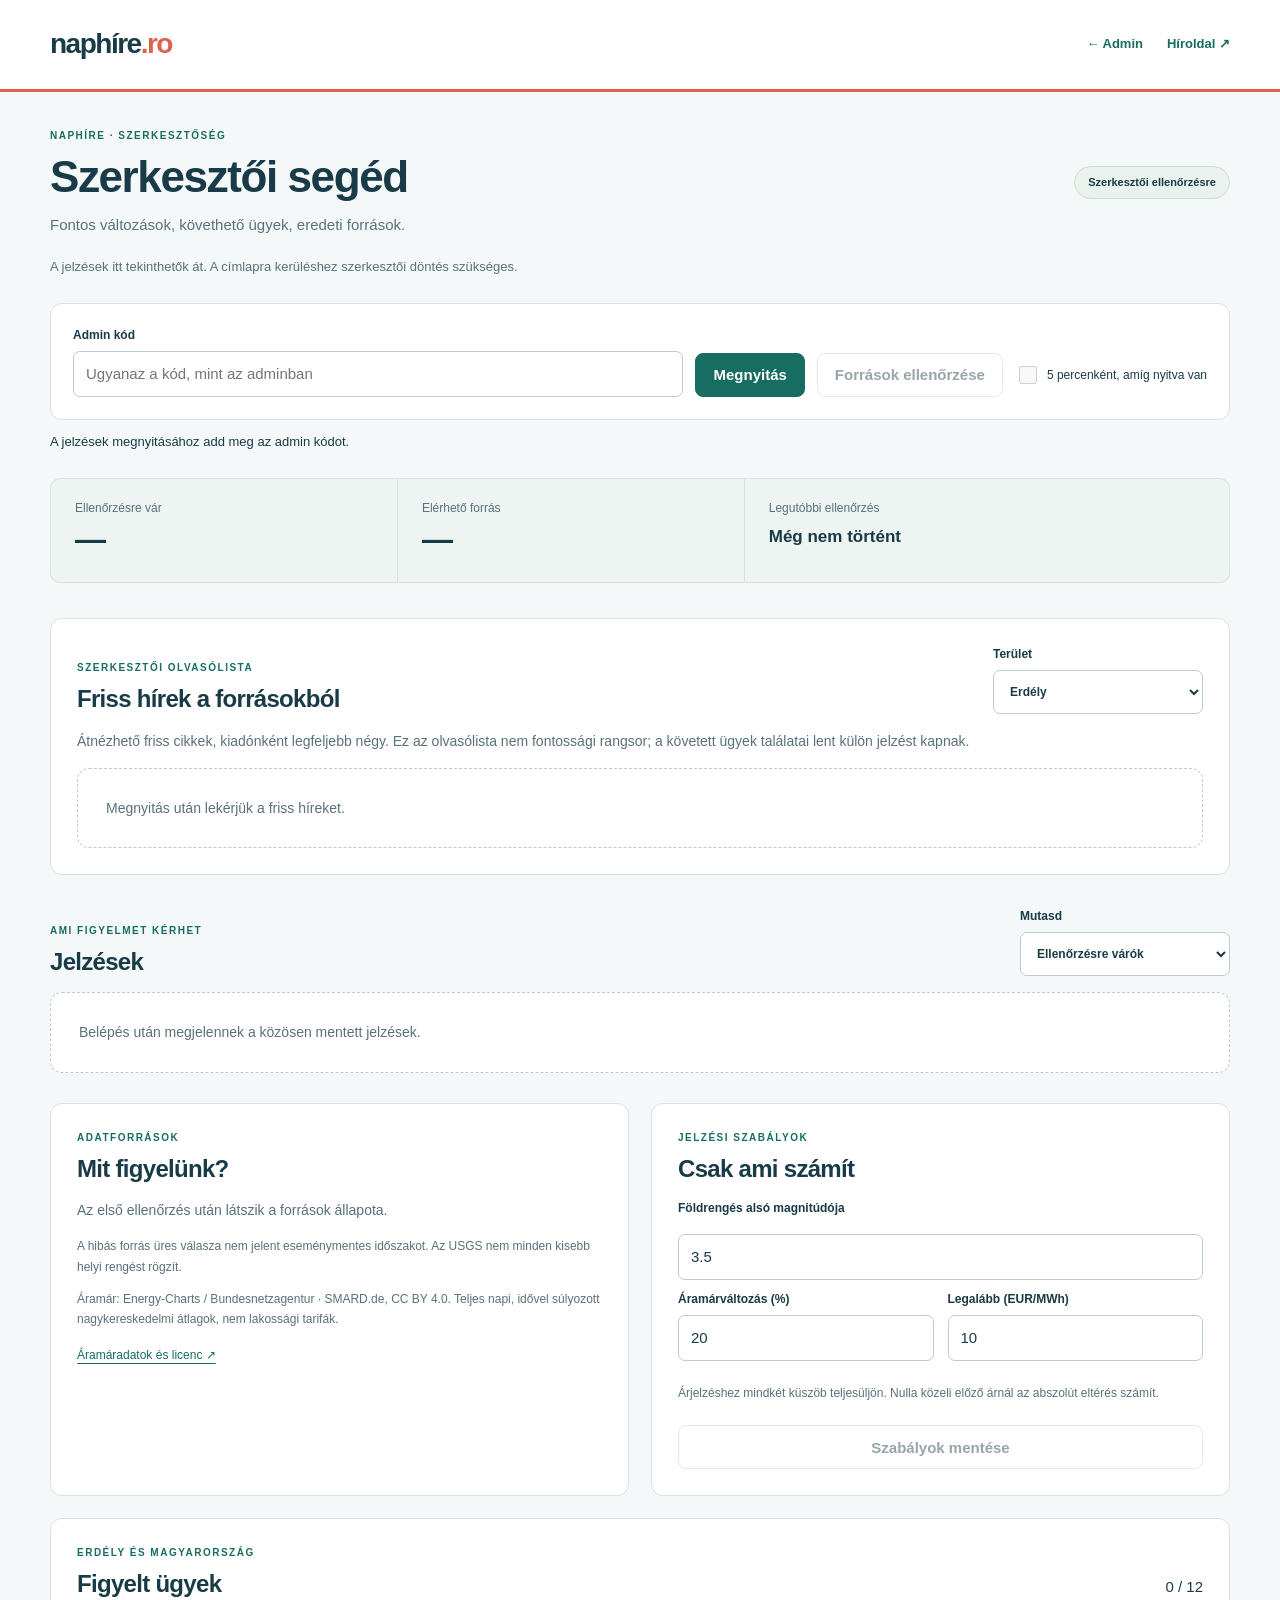
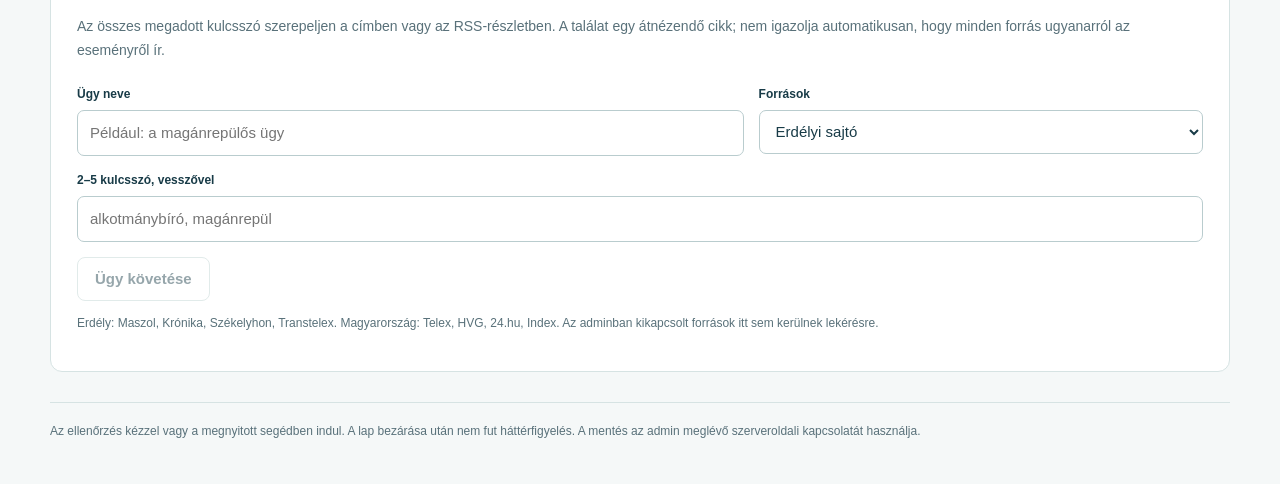
<file: szerkesztoi-seged.html>
<!doctype html>
<html lang="hu">
<head>
  <meta charset="utf-8"><meta name="viewport" content="width=device-width,initial-scale=1">
  <meta name="robots" content="noindex,nofollow"><title>NapHíre · Szerkesztői segéd</title>
  <link rel="stylesheet" href="editor-assistant.css?v=2">
  <script src="editor-assistant.js?v=2" defer></script>
</head>
<body>
  <header class="masthead"><a class="brand" href="klasszikus">naphíre<span>.ro</span></a><nav aria-label="Szerkesztői navigáció"><a href="admin.html">← Admin</a><a href="klasszikus">Híroldal ↗</a></nav></header>
  <main>
    <section class="intro"><div><p class="eyebrow">NAPHÍRE · SZERKESZTŐSÉG</p><h1>Szerkesztői segéd</h1><p>Fontos változások, követhető ügyek, eredeti források.</p></div><span class="editor-only">Szerkesztői ellenőrzésre</span></section>
    <p class="scope">A jelzések itt tekinthetők át. A címlapra kerüléshez szerkesztői döntés szükséges.</p>
    <section class="connection" aria-label="Belépés és ellenőrzés">
      <div><label for="assistant-token">Admin kód</label><input id="assistant-token" type="password" autocomplete="current-password" placeholder="Ugyanaz a kód, mint az adminban"></div>
      <button id="connect" class="primary">Megnyitás</button><button id="scan" disabled>Források ellenőrzése</button>
      <label class="auto"><input id="auto" type="checkbox" disabled> 5 percenként, amíg nyitva van</label>
    </section>
    <p id="status" class="status" role="status" aria-live="polite">A jelzések megnyitásához add meg az admin kódot.</p>
    <p id="fixture-note" class="fixture-note" hidden>ELLENŐRZÉSI ELŐNÉZET · Minden esemény és hír tesztadat.</p>
    <section class="overview" aria-label="Áttekintés"><div><span>Ellenőrzésre vár</span><strong id="count-open">—</strong></div><div><span>Elérhető forrás</span><strong id="count-sources">—</strong></div><div><span>Legutóbbi ellenőrzés</span><strong id="checked-at" class="time">Még nem történt</strong></div></section>
    <section id="energy-overview" class="panel energy-overview" hidden aria-label="Aktuális magyar áramár"></section>
    <section class="panel inbox"><div class="section-head"><div><p class="eyebrow">SZERKESZTŐI OLVASÓLISTA</p><h2>Friss hírek a forrásokból</h2></div><label class="filter-label" for="inbox-region">Terület<select id="inbox-region"><option value="erdely">Erdély</option><option value="magyar">Magyarország</option><option value="mind">Mindkettő</option></select></label></div><p class="muted">Átnézhető friss cikkek, kiadónként legfeljebb négy. Ez az olvasólista nem fontossági rangsor; a követett ügyek találatai lent külön jelzést kapnak.</p><div id="digest" class="digest"><p class="empty">Megnyitás után lekérjük a friss híreket.</p></div></section>
    <section class="feed-section"><div class="section-head"><div><p class="eyebrow">AMI FIGYELMET KÉRHET</p><h2>Jelzések</h2></div><label class="filter-label" for="filter">Mutasd<select id="filter"><option value="open">Ellenőrzésre várók</option><option value="all">Összes jelzés</option><option value="quake">Földrengések</option><option value="energy">Áramár</option><option value="news">Figyelt ügyek</option></select></label></div><div id="signals" class="signals"><p class="empty">Belépés után megjelennek a közösen mentett jelzések.</p></div></section>
    <div class="settings-grid">
      <section class="panel"><p class="eyebrow">ADATFORRÁSOK</p><h2>Mit figyelünk?</h2><div id="source-health"><p class="muted">Az első ellenőrzés után látszik a források állapota.</p></div><p class="fine-print">A hibás forrás üres válasza nem jelent eseménymentes időszakot. Az USGS nem minden kisebb helyi rengést rögzít.</p><p class="fine-print">Áramár: Energy-Charts / Bundesnetzagentur · SMARD.de, CC BY 4.0. Teljes napi, idővel súlyozott nagykereskedelmi átlagok, nem lakossági tarifák.</p><a href="https://api.energy-charts.info/" target="_blank" rel="noopener noreferrer">Áramáradatok és licenc ↗</a></section>
      <section class="panel"><p class="eyebrow">JELZÉSI SZABÁLYOK</p><h2>Csak ami számít</h2><form id="rules-form"><label for="magnitude">Földrengés alsó magnitúdója</label><input id="magnitude" type="number" min="2" max="8" step="0.1" value="3.5" required><div class="row"><div><label for="price-percent">Áramárváltozás (%)</label><input id="price-percent" type="number" min="5" max="200" value="20" required></div><div><label for="price-absolute">Legalább (EUR/MWh)</label><input id="price-absolute" type="number" min="1" max="500" value="10" required></div></div><p class="fine-print">Árjelzéshez mindkét küszöb teljesüljön. Nulla közeli előző árnál az abszolút eltérés számít.</p><button type="submit" id="save-rules" disabled>Szabályok mentése</button></form></section>
    </div>
    <section class="panel watched"><div class="section-head"><div><p class="eyebrow">ERDÉLY ÉS MAGYARORSZÁG</p><h2>Figyelt ügyek</h2></div><span id="watch-count">0 / 12</span></div><p class="muted">Az összes megadott kulcsszó szerepeljen a címben vagy az RSS-részletben. A találat egy átnézendő cikk; nem igazolja automatikusan, hogy minden forrás ugyanarról az eseményről ír.</p><div id="watches"></div><form id="watch-form" class="watch-form"><div><label for="watch-label">Ügy neve</label><input id="watch-label" maxlength="100" required placeholder="Például: a magánrepülős ügy"></div><div><label for="watch-region">Források</label><select id="watch-region"><option value="erdely">Erdélyi sajtó</option><option value="magyar">Magyarországi sajtó</option><option value="mind">Mindkettő</option></select></div><div class="keywords"><label for="watch-keywords">2–5 kulcsszó, vesszővel</label><input id="watch-keywords" required placeholder="alkotmánybíró, magánrepül"></div><button type="submit" id="add-watch" disabled>Ügy követése</button></form><p class="fine-print">Erdély: Maszol, Krónika, Székelyhon, Transtelex. Magyarország: Telex, HVG, 24.hu, Index. Az adminban kikapcsolt források itt sem kerülnek lekérésre.</p></section>
    <footer>Az ellenőrzés kézzel vagy a megnyitott segédben indul. A lap bezárása után nem fut háttérfigyelés. A mentés az admin meglévő szerveroldali kapcsolatát használja.</footer>
  </main>
</body>
</html>
</file>
<file: editor-assistant.css>
:root{--ink:#183b47;--muted:#59717a;--line:#d6e3e3;--green:#176d61;--coral:#dc624e;--cream:#f5f2eb;font-family:Inter,"Segoe UI",sans-serif;color:var(--ink);background:#f5f8f8;font-size:15px;line-height:1.6}
*{box-sizing:border-box}body{margin:0}a{color:var(--green);text-underline-offset:4px}button,input,select{font:inherit}button{cursor:pointer;border:1px solid #bed3d1;border-radius:8px;padding:11px 17px;background:#fff;color:var(--ink);font-weight:700;line-height:1.3;min-height:44px}button:hover{background:#edf4f2}button:disabled{cursor:default;opacity:.45}.primary{background:var(--green);color:#fff;border-color:var(--green)}.primary:hover{background:#11574e}input,select{width:100%;border:1px solid #b9ccce;border-radius:7px;padding:10px 12px;color:var(--ink);background:#fff;min-height:44px}input[type=checkbox]{width:18px;min-height:18px;accent-color:var(--green)}label{display:block;font-size:12px;font-weight:750;margin-bottom:6px}button:focus-visible,input:focus-visible,select:focus-visible,a:focus-visible{outline:3px solid #e1aa54;outline-offset:3px}
.masthead{display:flex;justify-content:space-between;align-items:center;gap:20px;padding:22px max(24px,calc((100vw - 1180px)/2));background:#fff;border-bottom:3px solid var(--coral)}.brand{font-size:28px;font-weight:900;letter-spacing:-1.5px;text-decoration:none;color:var(--ink)}.brand span{color:var(--coral)}.masthead nav{display:flex;gap:24px;font-size:13px;font-weight:700}.masthead nav a{text-decoration:none}main{max-width:1240px;margin:auto;padding:36px 30px 42px}.intro{display:flex;justify-content:space-between;gap:18px;align-items:center}.eyebrow{color:var(--green);font-size:10px;font-weight:800;letter-spacing:.15em;margin:0 0 9px}h1{font-size:clamp(28px,4vw,44px);line-height:1.1;letter-spacing:-1.4px;margin:0 0 12px}h2{font-size:24px;letter-spacing:-.7px;line-height:1.2;margin:0 0 15px}h3{font-size:23px;line-height:1.3;letter-spacing:-.5px;margin:12px 0}.intro p:not(.eyebrow){margin:0;color:var(--muted)}.editor-only{white-space:nowrap;background:#e9f2ec;border:1px solid #cbded1;border-radius:20px;font-size:11px;font-weight:750;padding:7px 13px}.scope{font-size:13px;color:var(--muted);margin:20px 0 25px}.connection{display:flex;gap:12px;align-items:flex-end;flex-wrap:wrap;padding:22px;background:#fff;border:1px solid var(--line);border-radius:12px}.connection>div{min-width:250px;flex:1}.connection .auto{display:flex;align-items:center;gap:7px;font-size:12px;font-weight:500;margin:0;min-height:44px}.status{font-size:13px;padding:12px 0;margin:0;min-height:46px}.status[data-error=true]{color:#9e382d}.fixture-note{background:#fff1d8;border:1px solid #e4be78;padding:12px;font-weight:800;font-size:12px}
.overview{display:grid;grid-template-columns:1fr 1fr 1.4fr;gap:1px;background:var(--line);border:1px solid var(--line);border-radius:10px;overflow:hidden;margin:12px 0 35px}.overview div{background:#edf4f1;padding:20px 24px}.overview span{display:block;font-size:12px;color:var(--muted)}.overview strong{display:block;font-size:31px;line-height:1.4;letter-spacing:-1px}.overview .time{font-size:17px;letter-spacing:0;padding-top:7px}.section-head{display:flex;align-items:flex-end;justify-content:space-between;gap:20px;margin-bottom:16px}.section-head h2{margin:0}.filter-label{width:210px;font-weight:650;margin:0}.filter-label select{margin-top:6px}.signals{display:grid;gap:15px}.signal{display:grid;grid-template-columns:7px 1fr;border:1px solid var(--line);border-radius:12px;background:#fff;overflow:hidden}.signal .stripe{background:var(--green)}.signal[data-kind=quake] .stripe{background:var(--coral)}.signal[data-kind=energy] .stripe{background:#c99532}.signal-body{padding:24px 28px}.signal-meta{display:flex;gap:9px;align-items:center;flex-wrap:wrap;color:var(--muted);font-size:11px;font-weight:650}.badge{border-radius:5px;padding:4px 7px;font-size:10px;font-weight:800;background:#e6f3ee;color:var(--green)}.badge.baseline{background:#eff2f3;color:#586e75}.badge.updated{background:#fff0d9;color:#925914}.badge.reviewed{background:#e6eee8;color:#487359}.signal-detail{font-size:14px;color:var(--muted);margin:10px 0 15px;overflow-wrap:anywhere}.signal-actions{display:flex;gap:15px;align-items:center;justify-content:space-between;flex-wrap:wrap}.signal-actions a{font-size:13px;font-weight:700}.signal-actions button{padding:9px 13px;font-size:12px}.signal-time{font-size:11px;color:var(--muted);margin:0 0 15px}.empty{padding:28px;margin:0;border:1px dashed #b7ced0;border-radius:12px;background:#fff;color:var(--muted);font-size:14px}
.settings-grid{display:grid;grid-template-columns:1fr 1fr;gap:22px;margin:30px 0 22px}.panel{background:#fff;border:1px solid var(--line);border-radius:12px;padding:26px}.panel form{display:grid;gap:10px}.row{display:grid;grid-template-columns:1fr 1fr;gap:14px}.fine-print,.muted{color:var(--muted);font-size:12px;line-height:1.7}.muted{font-size:14px}.source{padding:9px 0;border-bottom:1px solid #e8eeee;font-size:12px}.source strong{display:block}.source small{color:var(--muted)}.source[data-status=error] strong{color:#a23f30}.panel>a{font-size:12px}.watch{display:flex;align-items:center;justify-content:space-between;gap:15px;padding:15px 0;border-bottom:1px solid var(--line)}.watch strong{display:block;font-size:15px}.watch small{color:var(--muted);display:block}.watch button{font-size:11px;padding:9px 12px}.watch-form{grid-template-columns:1.5fr 1fr;gap:15px!important;margin-top:22px}.watch-form .keywords{grid-column:1/-1}.watch-form button{justify-self:start}footer{font-size:12px;line-height:1.7;color:var(--muted);margin-top:30px;border-top:1px solid var(--line);padding-top:18px}
.energy-overview{margin-bottom:22px;border-left:5px solid #c99532}.inbox{margin-bottom:32px}.digest{display:grid;grid-template-columns:1fr 1fr;column-gap:30px}.digest-item{padding:16px 0;border-top:1px solid var(--line);min-width:0}.digest-item small{display:block;font-size:11px;color:var(--muted);margin-bottom:6px}.digest-item a{display:block;font-size:17px;line-height:1.4;font-weight:750;text-decoration:none;color:var(--ink);overflow-wrap:anywhere}.digest-item a:hover{text-decoration:underline}.digest .empty{grid-column:1/-1}
@media(max-width:700px){main{padding:25px 17px}.masthead{padding:18px}.masthead nav{gap:12px;font-size:11px}.brand{font-size:24px}.intro{align-items:flex-start;flex-direction:column}.editor-only{font-size:10px}.connection{padding:17px}.connection>div{min-width:0;width:100%;flex-basis:100%}.connection button{flex:1}.connection .auto{flex-basis:100%}.overview{grid-template-columns:1fr 1fr}.overview div{padding:16px}.overview div:last-child{grid-column:1/-1}.settings-grid,.digest{grid-template-columns:1fr}.section-head{align-items:flex-start;flex-direction:column}.filter-label{width:100%}.signal-body{padding:19px}.signal h3{font-size:20px}.signal-actions{align-items:stretch;flex-direction:column}.signal-actions button{align-self:flex-start}.panel{padding:21px}.watch-form{grid-template-columns:1fr}.row{gap:12px}.watch{align-items:flex-start}h1{letter-spacing:-1px}}
</file>
